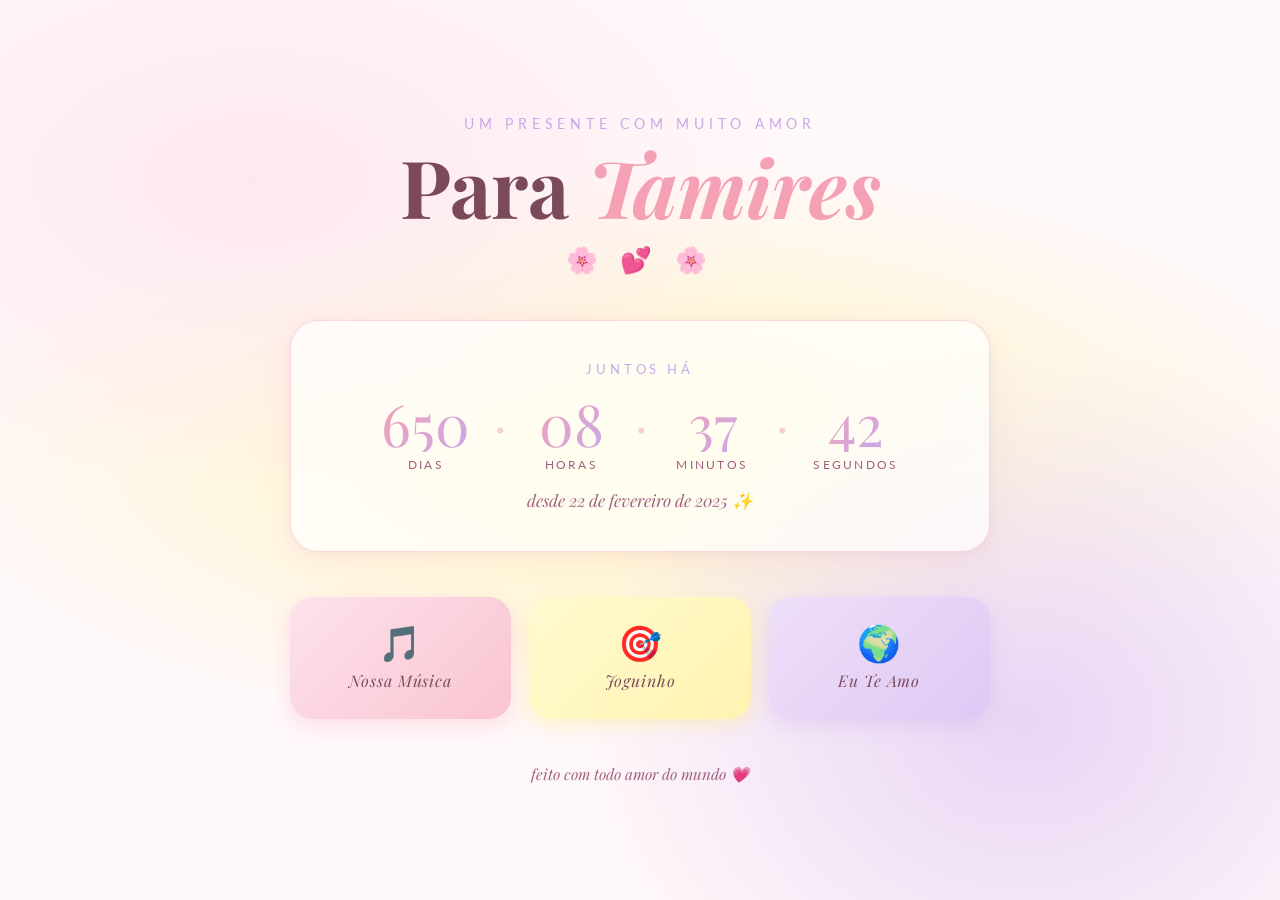
<file: index.html>
<!DOCTYPE html>
<html lang="pt-BR">
<head>
  <meta charset="UTF-8"/>
  <meta name="viewport" content="width=device-width, initial-scale=1.0, viewport-fit=cover"/>
  <meta name="apple-mobile-web-app-capable" content="yes"/>
  <meta name="apple-mobile-web-app-status-bar-style" content="default"/>
  <title>Para Tamires 💕</title>
  <link rel="stylesheet" href="css/base.css"/>
  <link rel="stylesheet" href="css/index.css"/>
</head>
<body>

  <div class="mesh"></div>
  <div class="petals-bg" id="petals"></div>

  <div class="container">

    <header class="header">
      <p class="subtitle">Um presente com muito amor</p>
      <h1>Para <span>Tamires</span></h1>
      <div class="heart-line">🌸 💕 🌸</div>
    </header>

    <div class="timer-card">
      <p class="timer-label">Juntos há</p>
      <div class="timer-display">
        <div class="timer-unit">
          <span class="timer-number" id="days">000</span>
          <span class="timer-unit-label">dias</span>
        </div>
        <span class="timer-sep">·</span>
        <div class="timer-unit">
          <span class="timer-number" id="hours">00</span>
          <span class="timer-unit-label">horas</span>
        </div>
        <span class="timer-sep">·</span>
        <div class="timer-unit">
          <span class="timer-number" id="minutes">00</span>
          <span class="timer-unit-label">minutos</span>
        </div>
        <span class="timer-sep">·</span>
        <div class="timer-unit">
          <span class="timer-number" id="seconds">00</span>
          <span class="timer-unit-label">segundos</span>
        </div>
      </div>
      <p class="timer-since">desde 22 de fevereiro de 2025 ✨</p>
    </div>

    <nav class="menu">
      <a class="btn btn-rosa"
         href="https://open.spotify.com/track/1mSxbLW7fKABfeY4lGpg0E?si=rxuDYY-jThmn870K0reiFA&pi=PbzZpwlDRmypW"
         target="_blank" rel="noopener">
        <span class="btn-icon">🎵</span>
        <span class="btn-title">Nossa Música</span>
      </a>
      <a class="btn btn-amarelo" href="joguinho.html">
        <span class="btn-icon">🎯</span>
        <span class="btn-title">Joguinho</span>
      </a>
      <a class="btn btn-lavanda" href="euteamo.html">
        <span class="btn-icon">🌍</span>
        <span class="btn-title">Eu Te Amo</span>
      </a>
    </nav>

    <p class="footer">feito com todo amor do mundo 💗</p>

  </div>

  <script src="js/petals.js"></script>
  <script src="js/timer.js"></script>
</body>
</html>
</file>
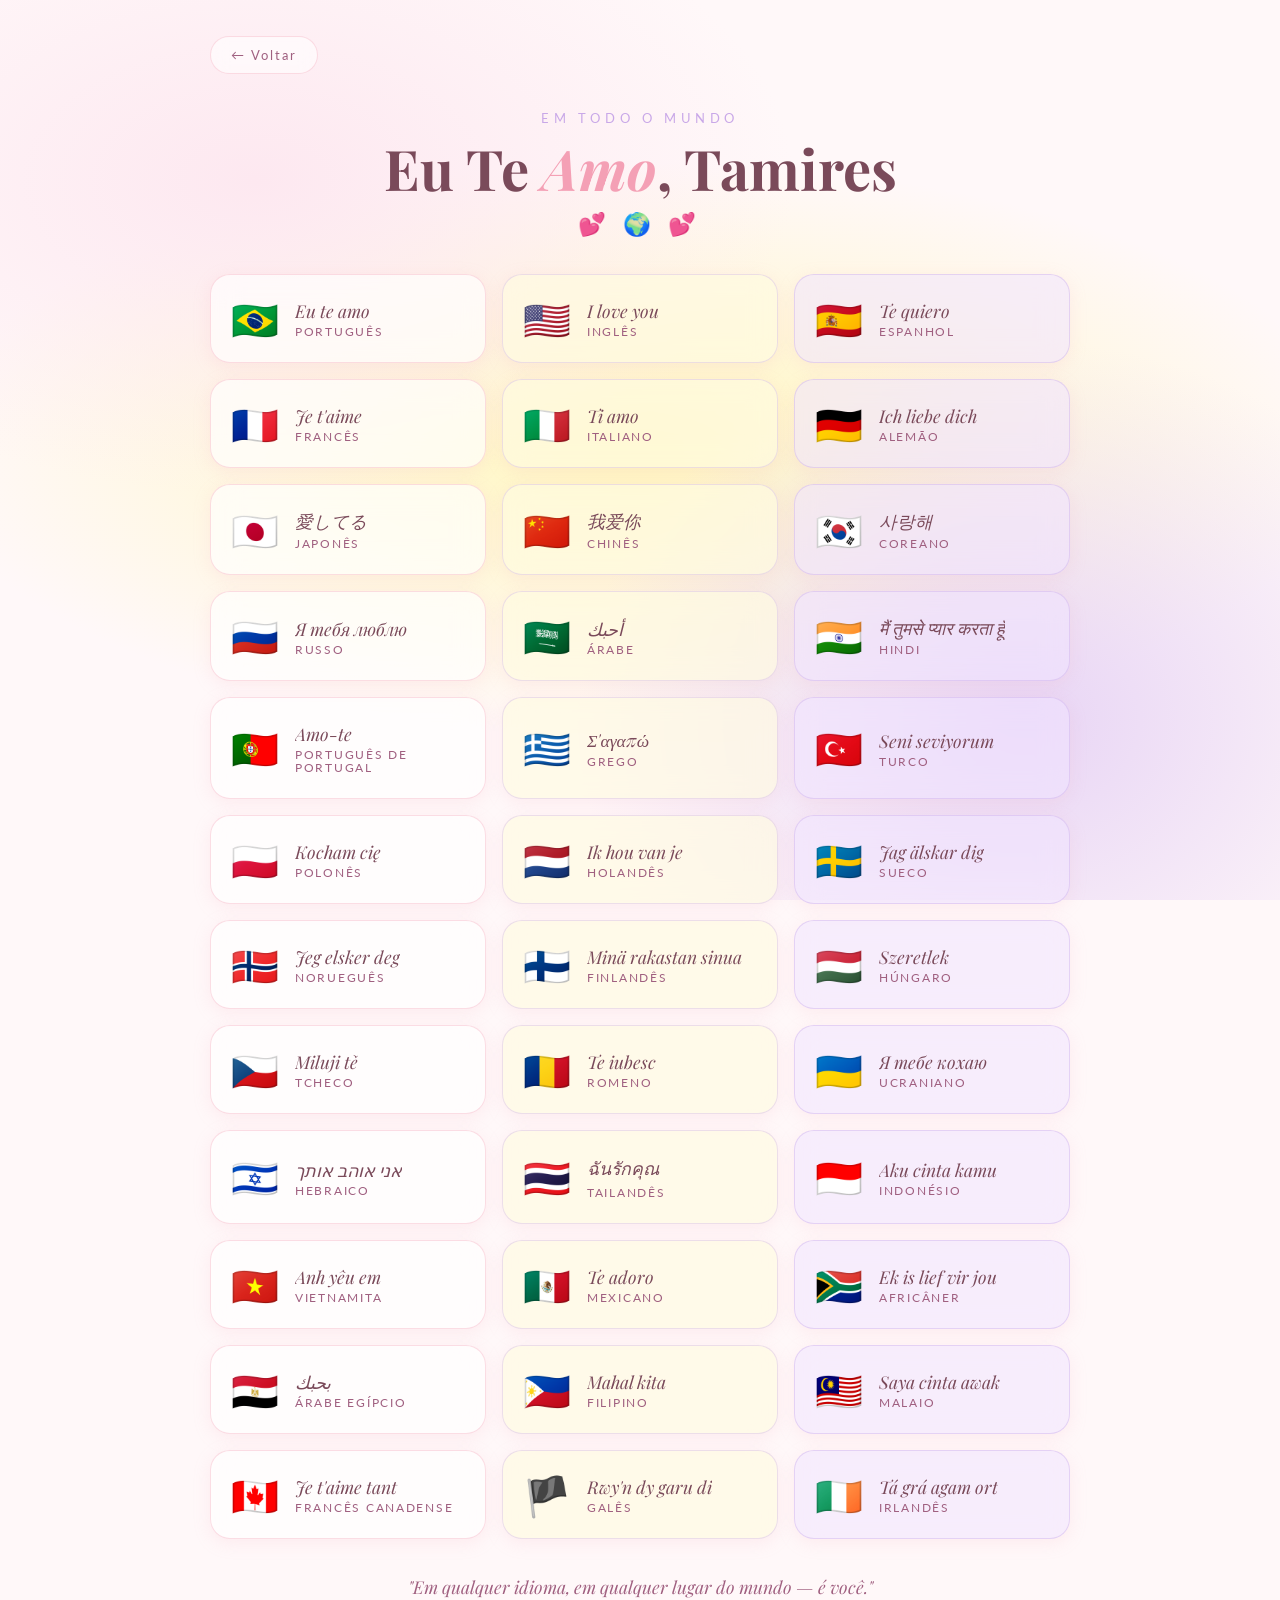
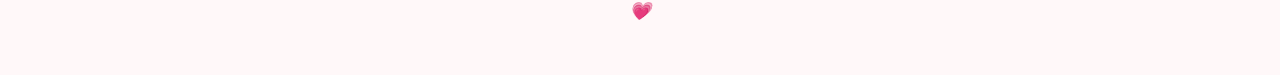
<file: euteamo.html>
<!DOCTYPE html>
<html lang="pt-BR">
<head>
  <meta charset="UTF-8"/>
  <meta name="viewport" content="width=device-width, initial-scale=1.0, viewport-fit=cover"/>
  <meta name="apple-mobile-web-app-capable" content="yes"/>
  <title>Eu Te Amo 🌍</title>
  <link rel="stylesheet" href="css/base.css"/>
  <link rel="stylesheet" href="css/euteamo.css"/>
</head>
<body>

  <div class="mesh"></div>
  <div class="petals-bg" id="petals"></div>

  <div class="wrapper">

    <div class="top-bar">
      <a href="index.html" class="back-btn">← Voltar</a>
      <div></div>
    </div>

    <header>
      <p class="subtitle">em todo o mundo</p>
      <h1>Eu Te <em>Amo</em>, Tamires</h1>
      <div class="heart-row">💕 🌍 💕</div>
    </header>

    <div class="grid" id="grid"></div>

    <p class="footer-quote">"Em qualquer idioma, em qualquer lugar do mundo — é você." 💗</p>

  </div>

  <script src="js/petals.js"></script>
  <script src="js/euteamo.js"></script>
</body>
</html>
</file>
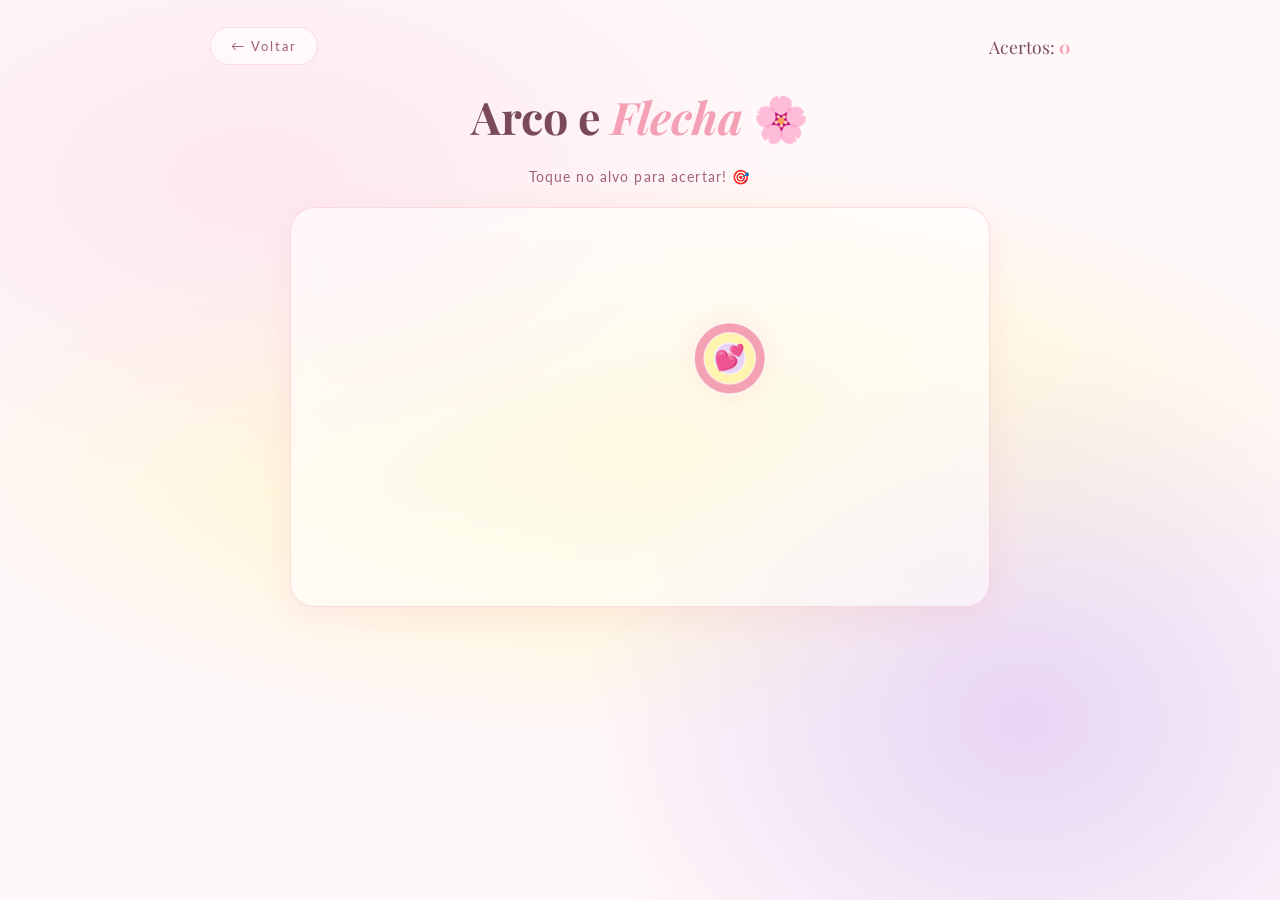
<file: joguinho.html>
<!DOCTYPE html>
<html lang="pt-BR">
<head>
  <meta charset="UTF-8"/>
  <meta name="viewport" content="width=device-width, initial-scale=1.0, viewport-fit=cover"/>
  <meta name="apple-mobile-web-app-capable" content="yes"/>
  <title>Joguinho 🎯</title>
  <link rel="stylesheet" href="css/base.css"/>
  <link rel="stylesheet" href="css/joguinho.css"/>
</head>
<body>

  <div class="mesh"></div>
  <div class="petals-bg" id="petals"></div>

  <div class="wrapper">

    <div class="top-bar">
      <a href="index.html" class="back-btn">← Voltar</a>
      <div class="score-box">Acertos: <span id="score">0</span></div>
    </div>

    <h1>Arco e <em>Flecha</em> 🌸</h1>
    <p class="instructions">Toque no alvo para acertar! 🎯</p>

    <div class="game-area" id="gameArea">
      <canvas id="gameCanvas"></canvas>
    </div>

  </div>

  <!-- Message popup -->
  <div class="message-popup" id="popup">
    <span class="popup-emoji" id="popupEmoji">💕</span>
    <div class="popup-text" id="popupText">I Love You</div>
    <div class="popup-sub" id="popupSub">+1 coração</div>
  </div>

  <script src="js/petals.js"></script>
  <script src="js/game.js"></script>
</body>
</html>
</file>
<file: css/base.css>
@import url('https://fonts.googleapis.com/css2?family=Playfair+Display:ital,wght@0,400;0,700;1,400&family=Lato:wght@300;400&display=swap');

:root {
  --rosa: #f9c4d0;
  --rosa-escuro: #f4a0b5;
  --amarelo: #fff3b0;
  --amarelo-escuro: #ffe066;
  --branco: #fff8f9;
  --lavanda: #e8d5f5;
  --lavanda-escuro: #c9a8e8;
  --texto: #7a4a5a;
  --texto-light: #a06080;
}

* { margin: 0; padding: 0; box-sizing: border-box; }

body {
  font-family: 'Lato', sans-serif;
  background: var(--branco);
  min-height: 100vh;
  overflow-x: hidden;
  -webkit-text-size-adjust: 100%;
}

/* Gradient mesh background */
.mesh {
  position: fixed;
  inset: 0;
  z-index: 0;
  background:
    radial-gradient(ellipse 60% 50% at 20% 20%, #fde8f0 0%, transparent 70%),
    radial-gradient(ellipse 50% 60% at 80% 80%, #e8d5f5 0%, transparent 70%),
    radial-gradient(ellipse 70% 40% at 50% 50%, #fff7c0 0%, transparent 80%),
    #fff8f9;
}

/* Floating petals */
.petals-bg {
  position: fixed;
  top: 0; left: 0;
  width: 100%; height: 100%;
  pointer-events: none;
  z-index: 0;
  overflow: hidden;
}

.petal {
  position: absolute;
  top: -40px;
  animation: fall linear infinite;
  opacity: 0.5;
  user-select: none;
}

@keyframes fall {
  from { transform: translateY(-40px) rotate(0deg); opacity: 0.6; }
  to   { transform: translateY(110vh) rotate(360deg); opacity: 0; }
}

/* Back button (shared) */
.back-btn {
  text-decoration: none;
  font-family: 'Lato', sans-serif;
  font-size: 0.82rem;
  letter-spacing: 0.15em;
  color: var(--texto-light);
  background: rgba(255,255,255,0.6);
  border: 1px solid rgba(244,160,181,0.35);
  backdrop-filter: blur(8px);
  -webkit-backdrop-filter: blur(8px);
  padding: 10px 20px;
  border-radius: 50px;
  transition: all 0.2s;
  white-space: nowrap;
}
.back-btn:hover,
.back-btn:active { background: rgba(255,255,255,0.9); color: var(--texto); }

/* Top bar (shared) */
.top-bar {
  display: flex;
  align-items: center;
  justify-content: space-between;
  width: 100%;
  max-width: 860px;
  animation: fadeDown 0.7s ease both;
}

@keyframes fadeDown {
  from { opacity: 0; transform: translateY(-20px); }
  to   { opacity: 1; transform: translateY(0); }
}

@keyframes fadeUp {
  from { opacity: 0; transform: translateY(30px); }
  to   { opacity: 1; transform: translateY(0); }
}

@keyframes pulse {
  0%, 100% { transform: scale(1); }
  50%       { transform: scale(1.15); }
}
</file>
<file: css/index.css>
.container {
  position: relative;
  z-index: 1;
  min-height: 100vh;
  display: flex;
  flex-direction: column;
  align-items: center;
  justify-content: center;
  padding: clamp(24px, 5vw, 60px) clamp(16px, 4vw, 40px);
  gap: clamp(28px, 5vh, 52px);
}

/* Header */
.header { text-align: center; animation: fadeDown 1s ease both; }

.header .subtitle {
  font-size: clamp(0.65rem, 2vw, 0.85rem);
  letter-spacing: 0.35em;
  text-transform: uppercase;
  color: var(--lavanda-escuro);
  margin-bottom: 10px;
}

.header h1 {
  font-family: 'Playfair Display', serif;
  font-size: clamp(2.2rem, 8vw, 5rem);
  color: var(--texto);
  line-height: 1.1;
}

.header h1 span {
  font-style: italic;
  color: var(--rosa-escuro);
}

.header .heart-line {
  margin-top: 14px;
  font-size: clamp(1.2rem, 4vw, 1.6rem);
  letter-spacing: 0.3em;
  animation: pulse 1.5s ease-in-out infinite;
}

/* Timer card */
.timer-card {
  background: rgba(255,255,255,0.7);
  backdrop-filter: blur(16px);
  -webkit-backdrop-filter: blur(16px);
  border: 1.5px solid rgba(244,160,181,0.4);
  border-radius: 28px;
  padding: clamp(22px, 4vw, 40px) clamp(18px, 5vw, 52px);
  text-align: center;
  box-shadow: 0 8px 32px rgba(244,160,181,0.18), 0 2px 8px rgba(200,160,220,0.1);
  animation: fadeUp 1s 0.3s ease both;
  max-width: 700px;
  width: 100%;
}

.timer-card .timer-label {
  font-size: clamp(0.65rem, 2vw, 0.8rem);
  letter-spacing: 0.3em;
  text-transform: uppercase;
  color: var(--lavanda-escuro);
  margin-bottom: 18px;
}

.timer-display {
  display: flex;
  gap: clamp(10px, 3vw, 24px);
  justify-content: center;
  flex-wrap: wrap;
}

.timer-unit {
  display: flex;
  flex-direction: column;
  align-items: center;
  gap: 6px;
  min-width: clamp(54px, 14vw, 80px);
}

.timer-number {
  font-family: 'Playfair Display', serif;
  font-size: clamp(1.8rem, 7vw, 3.6rem);
  color: var(--texto);
  line-height: 1;
  background: linear-gradient(135deg, var(--rosa-escuro), var(--lavanda-escuro));
  -webkit-background-clip: text;
  -webkit-text-fill-color: transparent;
  background-clip: text;
  text-align: center;
}

.timer-unit-label {
  font-size: clamp(0.58rem, 1.8vw, 0.72rem);
  letter-spacing: 0.2em;
  text-transform: uppercase;
  color: var(--texto-light);
}

.timer-sep {
  font-family: 'Playfair Display', serif;
  font-size: clamp(1.8rem, 5vw, 3rem);
  color: var(--rosa-escuro);
  opacity: 0.5;
  line-height: 1;
  align-self: flex-start;
  margin-top: 4px;
}

.timer-since {
  margin-top: 18px;
  font-family: 'Playfair Display', serif;
  font-style: italic;
  font-size: clamp(0.85rem, 2.5vw, 1.05rem);
  color: var(--texto-light);
}

/* Menu */
.menu {
  display: grid;
  grid-template-columns: repeat(3, 1fr);
  gap: clamp(10px, 2.5vw, 18px);
  max-width: 700px;
  width: 100%;
  animation: fadeUp 1s 0.6s ease both;
}

@media (max-width: 480px) {
  .menu {
    grid-template-columns: 1fr;
    max-width: 340px;
  }
}

.btn {
  display: flex;
  flex-direction: column;
  align-items: center;
  gap: 10px;
  padding: clamp(18px, 3.5vw, 28px) clamp(12px, 3vw, 22px);
  border-radius: 22px;
  border: none;
  cursor: pointer;
  text-decoration: none;
  font-family: 'Lato', sans-serif;
  font-size: clamp(0.78rem, 2vw, 0.9rem);
  letter-spacing: 0.06em;
  color: var(--texto);
  transition: transform 0.25s ease, box-shadow 0.25s ease;
  position: relative;
  overflow: hidden;
  -webkit-tap-highlight-color: transparent;
}

.btn::before {
  content: '';
  position: absolute;
  inset: 0;
  opacity: 0;
  transition: opacity 0.3s ease;
  border-radius: inherit;
  background: white;
}

.btn:hover::before,
.btn:active::before { opacity: 0.12; }

.btn:hover  { transform: translateY(-4px) scale(1.02); }
.btn:active { transform: translateY(-1px) scale(0.98); }

.btn-icon  { font-size: clamp(1.5rem, 5vw, 2.2rem); line-height: 1; }
.btn-title {
  font-family: 'Playfair Display', serif;
  font-size: clamp(0.9rem, 2.5vw, 1rem);
  font-style: italic;
  text-align: center;
}

.btn-rosa    { background: linear-gradient(135deg, #fde2ec, #f9c4d0); box-shadow: 0 6px 20px rgba(244,160,181,0.3); }
.btn-amarelo { background: linear-gradient(135deg, #fffbd0, #fff3b0); box-shadow: 0 6px 20px rgba(255,224,102,0.3); }
.btn-lavanda { background: linear-gradient(135deg, #eedff8, #e0c8f5); box-shadow: 0 6px 20px rgba(201,168,232,0.35); }

/* Footer */
.footer {
  font-family: 'Playfair Display', serif;
  font-style: italic;
  color: var(--texto-light);
  font-size: clamp(0.82rem, 2.5vw, 0.95rem);
  opacity: 0.7;
  animation: fadeUp 1s 0.9s ease both;
  text-align: center;
}
</file>
<file: css/euteamo.css>
.wrapper {
  position: relative;
  z-index: 1;
  display: flex;
  flex-direction: column;
  align-items: center;
  min-height: 100vh;
  padding: clamp(24px, 4vh, 40px) clamp(14px, 4vw, 32px) clamp(40px, 6vh, 70px);
  gap: clamp(20px, 4vh, 36px);
}

header { text-align: center; animation: fadeDown 0.7s 0.1s ease both; }

header .subtitle {
  font-size: clamp(0.65rem, 2vw, 0.82rem);
  letter-spacing: 0.35em;
  text-transform: uppercase;
  color: var(--lavanda-escuro);
  margin-bottom: 10px;
}

header h1 {
  font-family: 'Playfair Display', serif;
  font-size: clamp(1.8rem, 6vw, 3.5rem);
  color: var(--texto);
  line-height: 1.15;
}
header h1 em { color: var(--rosa-escuro); font-style: italic; }

.heart-row {
  margin-top: 10px;
  font-size: clamp(1.1rem, 4vw, 1.4rem);
  letter-spacing: 0.25em;
  animation: pulse 1.5s ease-in-out infinite;
}

/* Grid */
.grid {
  display: grid;
  grid-template-columns: repeat(auto-fill, minmax(clamp(150px, 38vw, 220px), 1fr));
  gap: clamp(10px, 2.5vw, 16px);
  max-width: 860px;
  width: 100%;
}

.card {
  background: rgba(255,255,255,0.65);
  backdrop-filter: blur(14px);
  -webkit-backdrop-filter: blur(14px);
  border-radius: 20px;
  padding: clamp(14px, 3vw, 24px) clamp(12px, 2.5vw, 20px);
  display: flex;
  align-items: center;
  gap: clamp(10px, 3vw, 16px);
  box-shadow: 0 4px 18px rgba(244,160,181,0.15);
  border: 1px solid rgba(244,160,181,0.25);
  transition: transform 0.25s ease, box-shadow 0.25s ease;
  cursor: default;
  animation: fadeUp 0.6s ease both;
  -webkit-tap-highlight-color: transparent;
}

.card:hover,
.card:active {
  transform: translateY(-4px) scale(1.02);
  box-shadow: 0 10px 30px rgba(244,160,181,0.3);
}

.flag {
  font-size: clamp(1.6rem, 5vw, 2.4rem);
  line-height: 1;
  flex-shrink: 0;
}

.card-body { display: flex; flex-direction: column; gap: 3px; overflow: hidden; }

.ilu {
  font-family: 'Playfair Display', serif;
  font-size: clamp(0.9rem, 2.8vw, 1.1rem);
  font-style: italic;
  color: var(--texto);
  word-break: break-word;
}

.lang {
  font-size: clamp(0.6rem, 1.8vw, 0.72rem);
  letter-spacing: 0.15em;
  text-transform: uppercase;
  color: var(--texto-light);
}

/* Color variants */
.card:nth-child(3n+1) { border-color: rgba(244,160,181,0.35); }
.card:nth-child(3n+2) { border-color: rgba(201,168,232,0.35); background: rgba(255,250,225,0.65); }
.card:nth-child(3n)   { border-color: rgba(201,168,232,0.4);  background: rgba(240,228,255,0.55); }

.footer-quote {
  font-family: 'Playfair Display', serif;
  font-style: italic;
  color: var(--texto-light);
  font-size: clamp(0.88rem, 2.5vw, 1.1rem);
  text-align: center;
  opacity: 0.8;
  max-width: 500px;
  animation: fadeUp 0.7s 0.8s ease both;
  padding: 0 8px;
}
</file>
<file: css/joguinho.css>
.wrapper {
  position: relative;
  z-index: 1;
  display: flex;
  flex-direction: column;
  align-items: center;
  min-height: 100vh;
  min-height: 100dvh;
  padding: clamp(16px, 3vh, 28px) clamp(12px, 3vw, 24px);
  gap: clamp(12px, 2.5vh, 22px);
}

.score-box {
  font-family: 'Playfair Display', serif;
  font-size: clamp(0.9rem, 3vw, 1.1rem);
  color: var(--texto);
}
.score-box span {
  color: var(--rosa-escuro);
  font-weight: 700;
}

h1 {
  font-family: 'Playfair Display', serif;
  font-size: clamp(1.5rem, 5vw, 2.8rem);
  color: var(--texto);
  text-align: center;
  animation: fadeDown 0.7s 0.1s ease both;
}
h1 em { color: var(--rosa-escuro); font-style: italic; }

.instructions {
  font-size: clamp(0.78rem, 2.5vw, 0.88rem);
  color: var(--texto-light);
  letter-spacing: 0.08em;
  animation: fadeDown 0.7s 0.2s ease both;
  text-align: center;
}

/* Game canvas area */
.game-area {
  position: relative;
  width: 100%;
  max-width: 700px;
  /* Responsive height: fills remaining space on phone */
  height: clamp(220px, 55vw, 400px);
  background: rgba(255,255,255,0.55);
  backdrop-filter: blur(14px);
  -webkit-backdrop-filter: blur(14px);
  border: 1.5px solid rgba(244,160,181,0.35);
  border-radius: 24px;
  box-shadow: 0 8px 32px rgba(244,160,181,0.2);
  overflow: hidden;
  animation: fadeUp 0.7s 0.3s ease both;
  cursor: crosshair;
  touch-action: none;
}

canvas { display: block; width: 100%; height: 100%; }

/* Message popup */
.message-popup {
  position: fixed;
  top: 50%;
  left: 50%;
  transform: translate(-50%, -50%) scale(0.5);
  background: rgba(255,255,255,0.92);
  backdrop-filter: blur(20px);
  -webkit-backdrop-filter: blur(20px);
  border: 2px solid rgba(244,160,181,0.5);
  border-radius: 24px;
  padding: clamp(22px, 5vw, 40px) clamp(28px, 8vw, 56px);
  text-align: center;
  box-shadow: 0 20px 60px rgba(244,160,181,0.35), 0 4px 16px rgba(200,168,220,0.25);
  z-index: 100;
  pointer-events: none;
  opacity: 0;
  transition: all 0.35s cubic-bezier(0.34,1.56,0.64,1);
  width: min(90vw, 380px);
}
.message-popup.show {
  opacity: 1;
  transform: translate(-50%, -50%) scale(1);
}
.message-popup .popup-emoji {
  font-size: clamp(2rem, 8vw, 3rem);
  display: block;
  margin-bottom: 10px;
}
.message-popup .popup-text {
  font-family: 'Playfair Display', serif;
  font-size: clamp(1.1rem, 4.5vw, 2rem);
  font-style: italic;
  color: var(--texto);
}
.message-popup .popup-sub {
  margin-top: 8px;
  font-size: clamp(0.75rem, 2.5vw, 0.88rem);
  color: var(--texto-light);
  letter-spacing: 0.1em;
}

/* Hit particles */
.particle {
  position: absolute;
  pointer-events: none;
  font-size: clamp(0.9rem, 3vw, 1.2rem);
  animation: burst 0.8s ease-out forwards;
  z-index: 10;
}
@keyframes burst {
  0%   { opacity: 1; transform: translate(0,0) scale(1); }
  100% { opacity: 0; transform: translate(var(--dx), var(--dy)) scale(0.3); }
}
</file>
